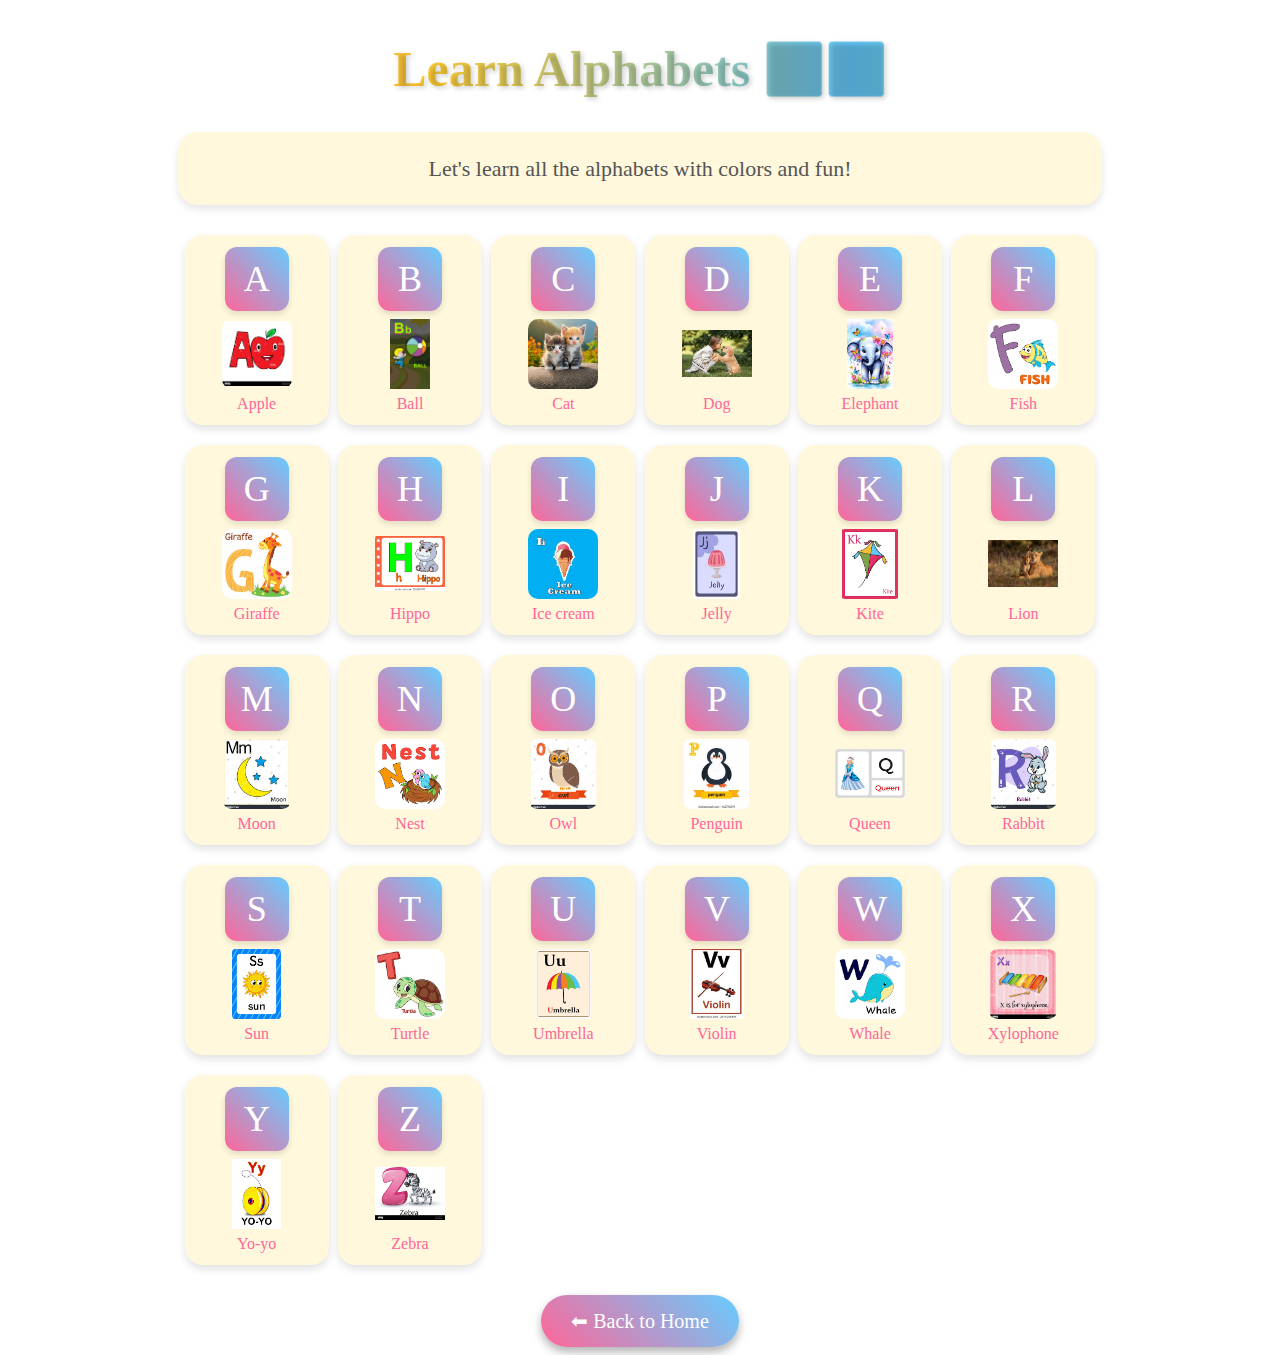
<file: alphabets.html>
<!DOCTYPE html>
<html lang="en">
<head>
  <meta charset="UTF-8" />
  <meta name="viewport" content="width=device-width, initial-scale=1.0"/>
  <title>Alphabets - Kids Learning World</title>
  <link rel="stylesheet" href="style.css" />
</head>
<body>

  <h1>Learn Alphabets 🅰️🅱️</h1>
  <p>Let's learn all the alphabets with colors and fun!</p>

  <section class="alphabet-grid">
    <!-- A -->
    <div class="letter-card">
      <div class="letter">A</div>
      <img src="./images/apple.jpg" alt="Apple" />
      <div class="caption">Apple</div>
    </div>

    <!-- B -->
    <div class="letter-card">
      <div class="letter">B</div>
      <img src="./images/ball.jfif" alt="Ball" />
      <div class="caption">Ball</div>
    </div>

    <!-- C -->
    <div class="letter-card">
      <div class="letter">C</div>
      <img src="./images/cat.jfif" alt="Cat" />
      <div class="caption">Cat</div>
    </div>

    <!-- D -->
    <div class="letter-card">
      <div class="letter">D</div>
      <img src="./images/dog.jfif" alt="Dog" />
      <div class="caption">Dog</div>
    </div>

    <!-- E -->
    <div class="letter-card">
      <div class="letter">E</div>
      <img src="./images/elephant.webp" alt="Elephant" />
      <div class="caption">Elephant</div>
    </div>

    <!-- F -->
    <div class="letter-card">
      <div class="letter">F</div>
      <img src="./images/fish.png" alt="Fish" />
      <div class="caption">Fish</div>
    </div>

    <!-- G -->
    <div class="letter-card">
      <div class="letter">G</div>
      <img src="./images/giraffe.jfif" alt="Giraffe" />
      <div class="caption">Giraffe</div>
    </div>

    <!-- H -->
    <div class="letter-card">
      <div class="letter">H</div>
      <img src="./images/hippo.jfif" alt="Hippo" />
      <div class="caption">Hippo</div>
    </div>

    <!-- I -->
    <div class="letter-card">
      <div class="letter">I</div>
      <img src="./images/ice-cream.jfif" alt="Ice Cream" />
      <div class="caption">Ice cream</div>
    </div>

    <!-- J -->
    <div class="letter-card">
      <div class="letter">J</div>
      <img src="./images/jelly.jfif" alt="Jelly" />
      <div class="caption">Jelly</div>
    </div>

    <!-- K -->
    <div class="letter-card">
      <div class="letter">K</div>
      <img src="./images/kite.png" alt="Kite" />
      <div class="caption">Kite</div>
    </div>

    <!-- L -->
    <div class="letter-card">
      <div class="letter">L</div>
      <img src="./images/lion.jpg" alt="Lion" />
      <div class="caption">Lion</div>
    </div>

    <!-- M -->
    <div class="letter-card">
      <div class="letter">M</div>
      <img src="./images/moon.jfif" alt="Moon" />
      <div class="caption">Moon</div>
    </div>

    <!-- N -->
    <div class="letter-card">
      <div class="letter">N</div>
      <img src="./images/nest.png" alt="Nest" />
      <div class="caption">Nest</div>
    </div>

    <!-- O -->
    <div class="letter-card">
      <div class="letter">O</div>
      <img src="./images/owl.jfif" alt="Owl" />
      <div class="caption">Owl</div>
    </div>

    <!-- P -->
    <div class="letter-card">
      <div class="letter">P</div>
      <img src="./images/penguin.jfif" alt="Penguin" />
      <div class="caption">Penguin</div>
    </div>

    <!-- Q -->
    <div class="letter-card">
      <div class="letter">Q</div>
      <img src="./images/queen.jfif" alt="Queen" />
      <div class="caption">Queen</div>
    </div>

    <!-- R -->
    <div class="letter-card">
      <div class="letter">R</div>
      <img src="./images/rabbit.jfif" alt="Rabbit" />
      <div class="caption">Rabbit</div>
    </div>

    <!-- S -->
    <div class="letter-card">
      <div class="letter">S</div>
      <img src="./images/sun.jfif" alt="Sun" />
      <div class="caption">Sun</div>
    </div>

    <!-- T -->
    <div class="letter-card">
      <div class="letter">T</div>
      <img src="./images/turtle.jfif" alt="Turtle" />
      <div class="caption">Turtle</div>
    </div>

    <!-- U -->
    <div class="letter-card">
      <div class="letter">U</div>
      <img src="./images/umbrella.png" alt="Umbrella" />
      <div class="caption">Umbrella</div>
    </div>

    <!-- V -->
    <div class="letter-card">
      <div class="letter">V</div>
      <img src="./images/violin.jfif" alt="Violin" />
      <div class="caption">Violin</div>
    </div>

    <!-- W -->
    <div class="letter-card">
      <div class="letter">W</div>
      <img src="./images/whal.png" alt="Whale" />
      <div class="caption">Whale</div>
    </div>

    <!-- X -->
    <div class="letter-card">
      <div class="letter">X</div>
      <img src="./images/xylophone.jfif" alt="Xylophone" />
      <div class="caption">Xylophone</div>
    </div>

    <!-- Y -->
    <div class="letter-card">
      <div class="letter">Y</div>
      <img src="./images/yoyo.jfif" alt="Yo-yo" />
      <div class="caption">Yo-yo</div>
    </div>

    <!-- Z -->
    <div class="letter-card">
      <div class="letter">Z</div>
      <img src="./images/zebra.jfif" alt="Zebra" />
      <div class="caption">Zebra</div>
    </div> 

  </section>
<center>
  <footer>
    <a href="index.html">⬅ Back to Home</a>
  </footer>
  </center>

</body>
</html>
</file>
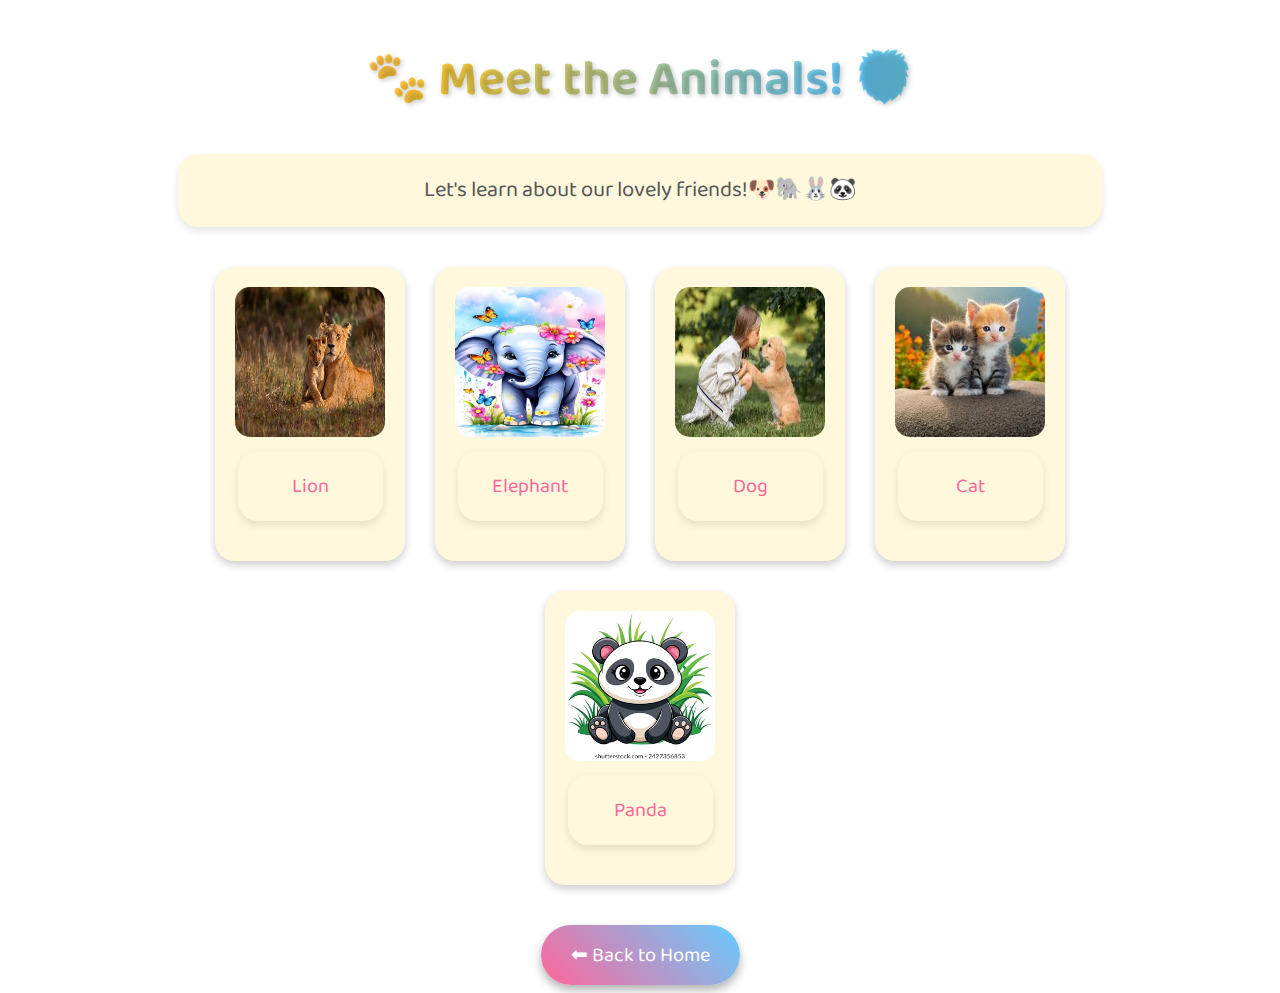
<file: animals.html>
<!DOCTYPE html>
<html lang="en">
<head>
    <meta charset="UTF-8">
    <meta name="viewport" content="width=device-width, initial-scale=1.0">
    <title>Animals -Kids Learning World</title>
    <link rel="stylesheet" href="./style.css">
    <link href="https://fonts.googleapis.com/css2?family=Baloo+2&display=swap" rel="stylesheet">
</head>
<body>
    <h1>🐾 Meet the Animals! 🦁</h1>
    <!-- DEscription -->
     <p>Let's learn about our lovely friends!🐶🐘🐰🐼</p>
    <section class="animals-gallery">
        <div class="animal">
            <img src="./images/lion.jpg" alt="Lion"><p>Lion</p>
        </div>
        <div class="animal">
            <img src="./images/elephant.webp" alt="Elephant"><p>Elephant</p>
        </div>
        <div class="animal">
            <img src="./images/dog.jfif" alt="Dog"><p>Dog</p>
        </div>
        <div class="animal">
            <img src="./images/cat.jfif" alt="Cat"><p>Cat</p>
        </div>
        <div class="animal">
            <img src="./images/panda.webp" alt="Panda"><p>Panda</p>
        </div>
    </section>
    <center><footer>
        <a href="index.html">⬅ Back to Home</a>
    </footer>
</center>
</body>
</html>
</file>
<file: style.css>
#welcome {
    font-size: 60px;
    font-family: 'chewy', cursive;
    background: linear-gradient(to right, #ff6699, #ffcc33, #66ccff, #99ff99);
     background: linear-gradient(to right, #ff6699, #ffcc33, #66ccff, #99ff99);
  -webkit-background-clip: text;
  -webkit-text-fill-color: transparent;
  text-shadow: 2px 2px 5px rgba(0,0,0,0.2);
  text-align: center;
  margin-top: 50px;
}

nav {
  background-color: #ffcc66;     
  padding: 20px;
  text-align: center;
  border-radius: 15px;          
  box-shadow: 0px 4px 8px rgba(0,0,0,0.2); 
}

nav a {
  text-decoration: none;         
  color: white;                  
  background-color: #ff6699;     
  padding: 10px 20px;
  margin: 10px;
  border-radius: 10px;
  font-family: 'Baloo 2', cursive;
  font-size: 20px;
  display: inline-block;
  transition: 0.3s;
}

nav a:hover {
  background-color: #66ccff;     
  transform: scale(1.1);         
}

p {
  font-family: 'Baloo 2', cursive;
  font-size: 24px;
  color: #555;
  text-align: center;
  background-color: #fff8dc;
  padding: 20px;
  border-radius: 20px;
  width: 70%;
  margin: 20px auto;
  box-shadow: 0px 4px 8px rgba(0,0,0,0.1);
  line-height: 1.5;
}

.image-links {
  display: flex;
  justify-content: center;
  flex-wrap: wrap;
  gap: 30px;
  margin-top: 40px;
}

.image-links a {
  text-decoration: none;
  text-align: center;
  background-color: #fff8dc;
  padding: 20px;
  border-radius: 20px;
  box-shadow: 0px 4px 8px rgba(0,0,0,0.2);
  transition: transform 0.3s, box-shadow 0.3s;
}

.image-links a:hover {
  transform: scale(1.1);
  box-shadow: 0px 6px 12px rgba(0,0,0,0.3);
}

.image-links img {
  width: 150px;
  height: 150px;
  border-radius: 15px;
}

.image-links p {
  font-family: 'Baloo 2', cursive;
  font-size: 20px;
  color: #ff6699;
  margin-top: 10px;
}


/* 
 */

.image-links img {
  width: 150px;
  height: 150px;
  border-radius: 15px;
}

.image-links p {
  font-family: 'Baloo 2', cursive;
  font-size: 20px;
  color: #ff6699;
  margin-top: 10px;
}

footer a {
  display: inline-block;
  background: linear-gradient(45deg, #ff6699, #66ccff);
  color: white;
  padding: 14px 30px;
  border-radius: 30px;
  font-family: 'Baloo 2', cursive;
  text-decoration: none;
  font-size: 20px;
  box-shadow: 0px 5px 10px rgba(0,0,0,0.3);
  transition: all 0.3s ease;
}

footer a:hover {
  transform: scale(1.08) rotate(-2deg);
  box-shadow: 0px 8px 16px rgba(0,0,0,0.4);
}


/* 📱 Responsive Design for Small Screens */
@media (max-width: 768px) {
  .image-links {
    flex-direction: column;     
    align-items: center;        
    gap: 20px;                 
  }

  .image-links a {
    width: 70%;                 
  }

  .image-links img {
    width: 120px;               
    height: 120px;
  }

  .image-links p {
    font-size: 18px;            
  }
}

/* 📱 Extra Small Screens (phones under 480px) */
@media (max-width: 480px) {
  .image-links a {
    width: 90%;                 
    padding: 15px;
  }

  .image-links img {
    width: 100px;
    height: 100px;
  }

  .image-links p {
    font-size: 16px;
  }
}

h1 {
  text-align: center;
  font-family: 'Baloo 2', cursive;
  font-size: 50px;
  background: linear-gradient(to right, #ff6699, #ffcc33, #66ccff, #99ff99);
  -webkit-background-clip: text;
  -webkit-text-fill-color: transparent;
  text-shadow: 2px 2px 5px rgba(0,0,0,0.2);
  margin-top: 40px;
}
 
p {
  font-family: 'Baloo 2', cursive;
  text-align: center;
  font-size: 22px;
  color: #555;
}
 
.animals-gallery {
  display: flex;
  justify-content: center;
  flex-wrap: wrap;
  gap: 30px;
  margin: 40px auto;
  width: 80%;
}
 
.animal {
  background-color: #fff8dc;
  border-radius: 20px;
  box-shadow: 0px 4px 8px rgba(0,0,0,0.2);
  padding: 20px;
  text-align: center;
  transition: transform 0.3s, box-shadow 0.3s;
}
 
.animal:hover {
  transform: scale(1.1);
  box-shadow: 0px 6px 12px rgba(0,0,0,0.3);
}
 
.animal img {
  width: 150px;
  height: 150px;
  border-radius: 15px;
}
 
.animal p {
  margin-top: 10px;
  color: #ff6699;
  font-size: 20px;
}


@media (max-width: 768px) {
  h1 {
    font-size: 36px;
  }
 
  p {
    font-size: 18px;
  }
 
  .animal-card img {
    width: 280px;
  }
}
 
@media (max-width: 480px) {
  h1 {
    font-size: 30px;
  }
 
  p {
    font-size: 16px;
  }
 
  .animal-card img {
    width: 230px;
  }
 
  .back-home {
    font-size: 16px;
    padding: 10px 20px;
  }
}


/* Alphabets */

/* Alphabets grid */
.alphabet-grid {
  display: grid;
  grid-template-columns: repeat(auto-fit, minmax(120px, 1fr));
  gap: 20px;
  justify-items: center;
  margin: 30px auto;
  max-width: 900px;
  padding: 0 15px;
}

.letter-card {
  background: #fff8dc;
  border-radius: 18px;
  padding: 12px;
  width: 120px;
  text-align: center;
  box-shadow: 0 4px 8px rgba(0,0,0,0.12);
  transition: transform 0.25s, box-shadow 0.25s;
}

.letter-card:hover {
  transform: translateY(-6px);
  box-shadow: 0 8px 14px rgba(0,0,0,0.18);
}

.letter {
  font-family: 'Baloo 2', cursive;
  font-size: 36px;
  color: white;
  background: linear-gradient(45deg,#ff6699,#66ccff);
  width: 64px;
  height: 64px;
  margin: 0 auto 8px auto;
  display: flex;
  align-items: center;
  justify-content: center;
  border-radius: 12px;
  box-shadow: 0 3px 6px rgba(0,0,0,0.12);
}

.letter-card img {
  width: 70px;
  height: 70px;
  object-fit: contain;
  border-radius: 10px;
  display: block;
  margin: 6px auto;
}

.caption {
  font-family: 'Baloo 2', cursive;
  color: #ff6699;
  margin-top: 6px;
  font-size: 16px;
}

/* Responsive smaller screens */
@media (max-width: 480px) {
  .alphabet-grid {
    gap: 12px;
  }
  .letter-card {
    width: 100px;
    padding: 10px;
  }
  .letter {
    font-size: 30px;
    width: 56px;
    height: 56px;
  }
  .letter-card img { width: 56px; height: 56px; }
  .caption { font-size: 14px; }
}
</file>
